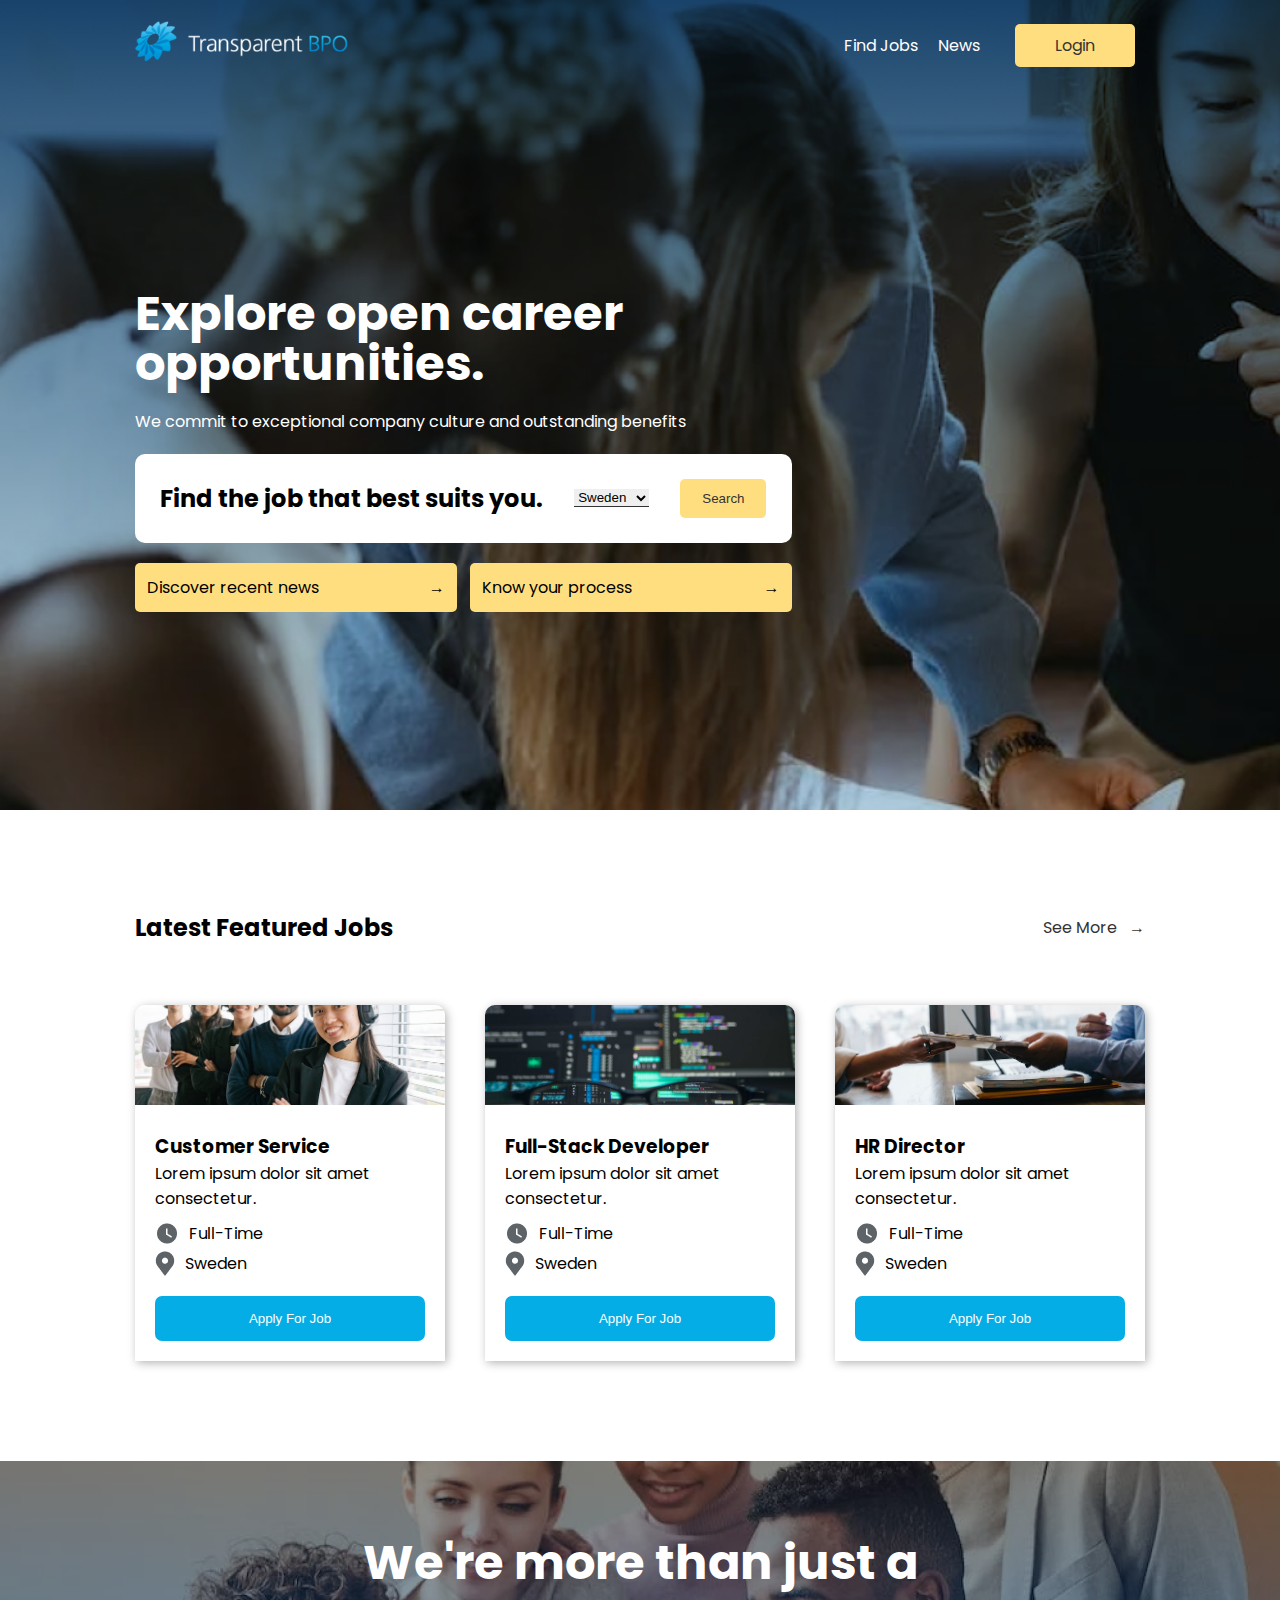
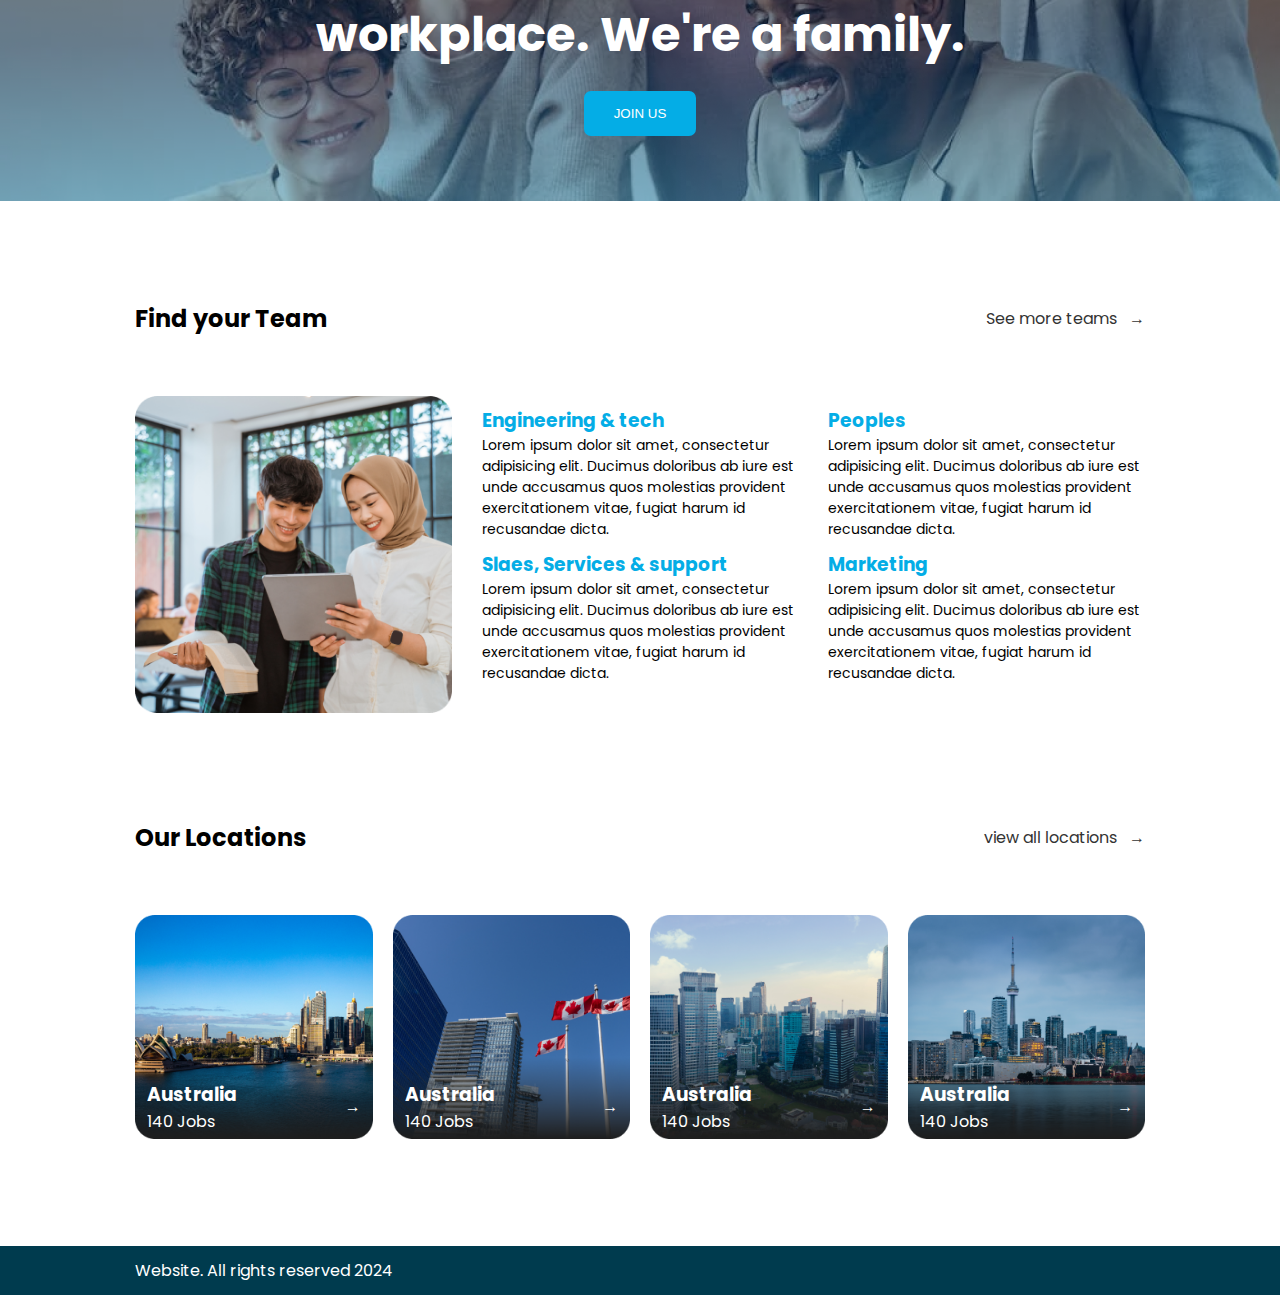
<file: index.html>
<!DOCTYPE html>
<html lang="en">
  <head>
    <meta charset="UTF-8" />
    <meta name="viewport" content="width=device-width, initial-scale=1.0" />
    <title>Home &mdash; Job Portal website</title>
    <link rel="stylesheet" href="./css/styles.css" />
  </head>
  <body>
    <header class="header">
      <nav class="nav">
        <div class="container nav_container">
          <a href="/" class="logo"
            ><img
              src="./images/transparent-bpo-logo 1.png"
              alt=""
              class="logo_img"
          /></a>
          <ul class="nav_list">
            <li class="nav_item"><a href="#" class="nav_link">Find Jobs</a></li>
            <li class="nav_item"><a href="#" class="nav_link">News</a></li>
            <li class="nav_item"><a href="#" class="nav_btn">Login</a></li>
          </ul>
        </div>
      </nav>
      <div class="container">
        <div class="header_container">
          <div class="header_wrapper">
            <h1 class="header_main_title">
              Explore open career opportunities.
            </h1>
            <p class="header_p">
              We commit to exceptional company culture and outstanding benefits
            </p>
            <div class="header_form">
              <h2 class="header_form_title">
                Find the job that best suits you.
              </h2>
              <select name="country" id="" class="header_select">
                <option value="sweden">Sweden</option>
                <option value="norway">Norway</option>
                <option value="denmark">Denmark</option>
              </select>
              <button class="header_btn">Search</button>
            </div>
            <div class="header_tags">
              <div class="header_tag">
                <span>Discover recent news</span>
                <span>&rarr;</span>
              </div>
              <div class="header_tag tag-2">
                <span>Know your process</span>
                <span>&rarr;</span>
              </div>
            </div>
          </div>
        </div>
      </div>
    </header>
    <section class="section">
      <div class="container">
        <div class="section_header">
          <h2 class="section_header_title">Latest Featured Jobs</h2>
          <a href="#" class="section_header_link">See More &nbsp; &rarr;</a>
        </div>
        <div class="features">
          <div class="featured_card">
            <img
              src="./images/customer-service.jpg"
              alt=""
              class="featured_img" />
            <div class="card_body">
              <h3 class="featured_title">Customer Service</h3>
              <p class="featured_p">Lorem ipsum dolor sit amet consectetur.</p>
              <div class="featured_icon_box">
                <img src="./images/clock.png" alt="" class="featured_icon" />
                Full-Time
              </div>
              <div class="featured_icon_box">
                <img src="./images/location.png" alt="" class="featured_icon" />
                Sweden
              </div>
              <button class="featured_btn">Apply For Job</button>
            </div>
          </div>
          <div class="featured_card">
            <img src="./images/programming.jpg" alt="" class="featured_img" />
            <div class="card_body">
              <h3 class="featured_title">Full-Stack Developer</h3>
              <p class="featured_p">Lorem ipsum dolor sit amet consectetur.</p>
              <div class="featured_icon_box">
                <img src="./images/clock.png" alt="" class="featured_icon" />
                Full-Time
              </div>
              <div class="featured_icon_box">
                <img src="./images/location.png" alt="" class="featured_icon" />
                Sweden
              </div>
              <button class="featured_btn">Apply For Job</button>
            </div>
          </div>
          <div class="featured_card">
            <img src="./images/hr.jpg" alt="" class="featured_img" />
            <div class="card_body">
              <h3 class="featured_title">HR Director</h3>
              <p class="featured_p">Lorem ipsum dolor sit amet consectetur.</p>
              <div class="featured_icon_box">
                <img src="./images/clock.png" alt="" class="featured_icon" />
                Full-Time
              </div>
              <div class="featured_icon_box">
                <img src="./images/location.png" alt="" class="featured_icon" />
                Sweden
              </div>
              <button class="featured_btn">Apply For Job</button>
            </div>
          </div>
        </div>
      </div>
    </section>
    <section class="section join_us">
      <div class="container join_container">
        <div class="join_content">
          <h2 class="join_title">
            We're more than just a workplace. We're a family.
          </h2>
          <button class="join_btn">JOIN US</button>
        </div>
      </div>
    </section>
    <section class="section team">
      <div class="container team_container">
        <div class="section_header">
          <h2 class="section_header_title">Find your Team</h2>
          <a href="#" class="section_header_link"
            >See more teams &nbsp; &rarr;</a
          >
        </div>
        <div class="teams">
          <div class="team_col">
            <img src="./images/team.png" alt="" class="team_img" />
          </div>
          <div class="team_col">
            <div class="team_content">
              <h3 class="team_title">Engineering & tech</h3>
              <p class="team_p">
                Lorem ipsum dolor sit amet, consectetur adipisicing elit.
                Ducimus doloribus ab iure est unde accusamus quos molestias
                provident exercitationem vitae, fugiat harum id recusandae
                dicta.
              </p>
            </div>
            <div class="team_content">
              <h3 class="team_title">Slaes, Services & support</h3>
              <p class="team_p">
                Lorem ipsum dolor sit amet, consectetur adipisicing elit.
                Ducimus doloribus ab iure est unde accusamus quos molestias
                provident exercitationem vitae, fugiat harum id recusandae
                dicta.
              </p>
            </div>
          </div>
          <div class="team_col">
            <div class="team_content">
              <h3 class="team_title">Peoples</h3>
              <p class="team_p">
                Lorem ipsum dolor sit amet, consectetur adipisicing elit.
                Ducimus doloribus ab iure est unde accusamus quos molestias
                provident exercitationem vitae, fugiat harum id recusandae
                dicta.
              </p>
            </div>
            <div class="team_content">
              <h3 class="team_title">Marketing</h3>
              <p class="team_p">
                Lorem ipsum dolor sit amet, consectetur adipisicing elit.
                Ducimus doloribus ab iure est unde accusamus quos molestias
                provident exercitationem vitae, fugiat harum id recusandae
                dicta.
              </p>
            </div>
          </div>
        </div>
      </div>
    </section>
    <section class="section countries">
      <div class="container">
        <div class="section_header">
          <h2 class="section_header_title">Our Locations</h2>
          <a href="#" class="section_header_link"
            >view all locations &nbsp; &rarr;</a
          >
        </div>
        <div class="countries_container">
          <div class="country">
            <img src="./images/australia.png" alt="" />
            <div class="country_content">
              <div class="country_details">
                <h3 class="country_name">Australia</h3>
                <p class="country_jobs">140 Jobs</p>
              </div>
              <span>&rarr;</span>
            </div>
          </div>
          <div class="country">
            <img src="./images/canada.png" alt="" />
            <div class="country_content">
              <div class="country_details">
                <h3 class="country_name">Australia</h3>
                <p class="country_jobs">140 Jobs</p>
              </div>
              <span>&rarr;</span>
            </div>
          </div>
          <div class="country">
            <img src="./images/philippines.png" alt="" />
            <div class="country_content">
              <div class="country_details">
                <h3 class="country_name">Australia</h3>
                <p class="country_jobs">140 Jobs</p>
              </div>
              <span>&rarr;</span>
            </div>
          </div>
          <div class="country">
            <img src="./images/New Zealand.png" alt="" />
            <div class="country_content">
              <div class="country_details">
                <h3 class="country_name">Australia</h3>
                <p class="country_jobs">140 Jobs</p>
              </div>
              <span>&rarr;</span>
            </div>
          </div>
        </div>
      </div>
    </section>
    <footer class="footer">
      <div class="container">
        <p class="footer_text">Website. All rights reserved 2024</p>
      </div>
    </footer>
  </body>
</html>
</file>
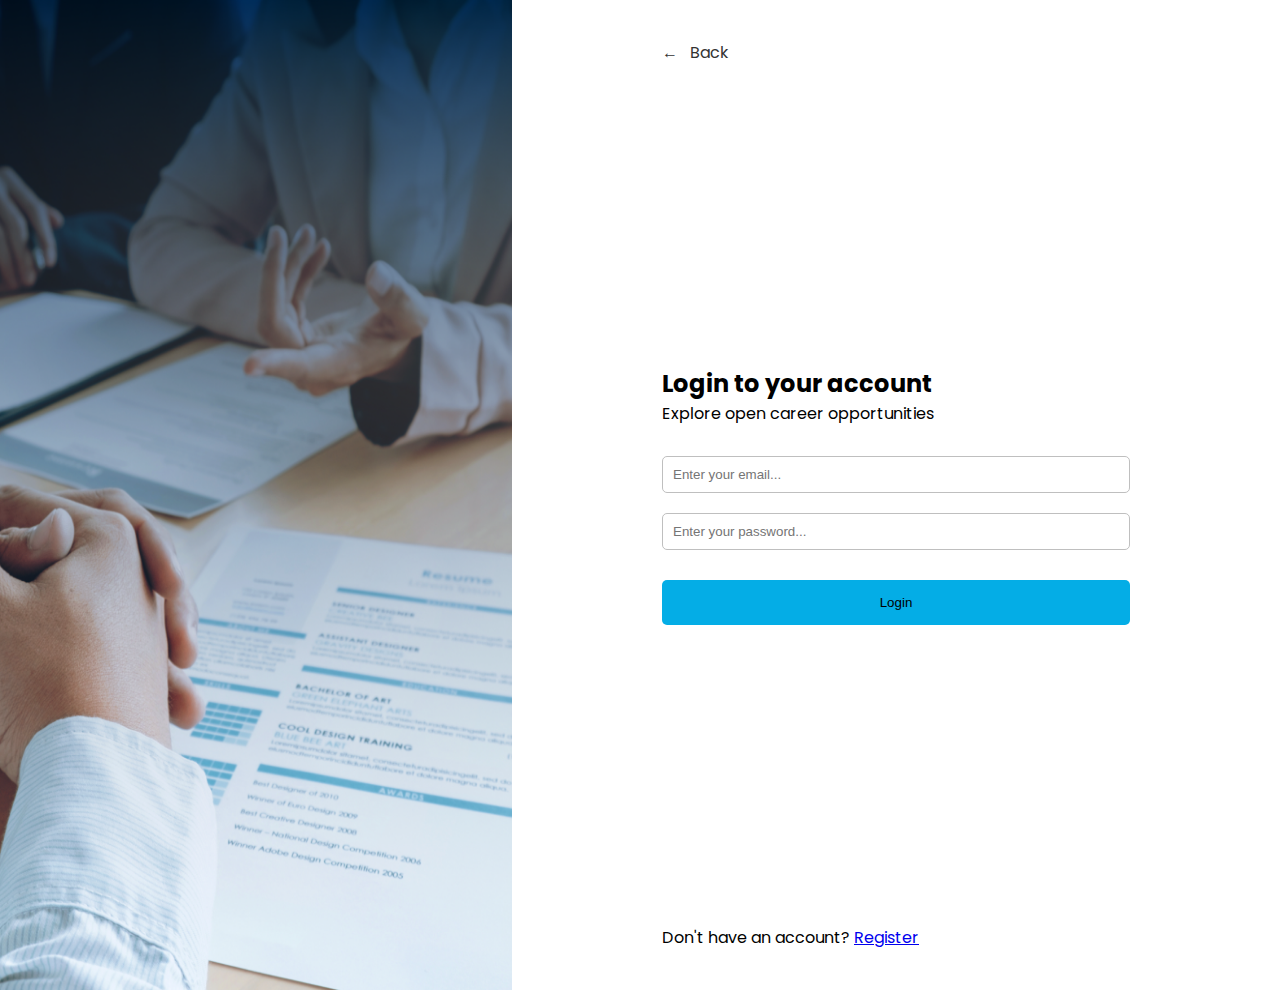
<file: login.html>
<!DOCTYPE html>
<html lang="en">
  <head>
    <meta charset="UTF-8" />
    <meta name="viewport" content="width=device-width, initial-scale=1.0" />
    <title>Login &mdash; Job Portal website</title>
    <link rel="stylesheet" href="./css/styles.css" />
  </head>
  <body>
    <div class="auth">
      <div class="auth_img">
        <img src="./images/auth.png" alt="" />
      </div>
      <div class="auth_form">
        <div class="form_back">
          <a href="/"> <p class="form_back_p">&larr; &nbsp; Back</p></a>
        </div>
        <div class="form">
          <h2 class="form_title">Login to your account</h2>
          <p class="form_p">Explore open career opportunities</p>
          <form action="#">
            <div class="form_group">
              <input
                type="text"
                class="form_input"
                placeholder="Enter your email..." />
            </div>
            <div class="form_group">
              <input
                type="text"
                class="form_input"
                placeholder="Enter your password..." />
            </div>
            <div class="form_group">
              <button class="form_btn">Login</button>
            </div>
          </form>
        </div>
        <div class="form_option">
          <p class="form_optopn_p">
            Don't have an account? <a href="/register.html">Register</a>
          </p>
        </div>
      </div>
    </div>
  </body>
</html>
</file>
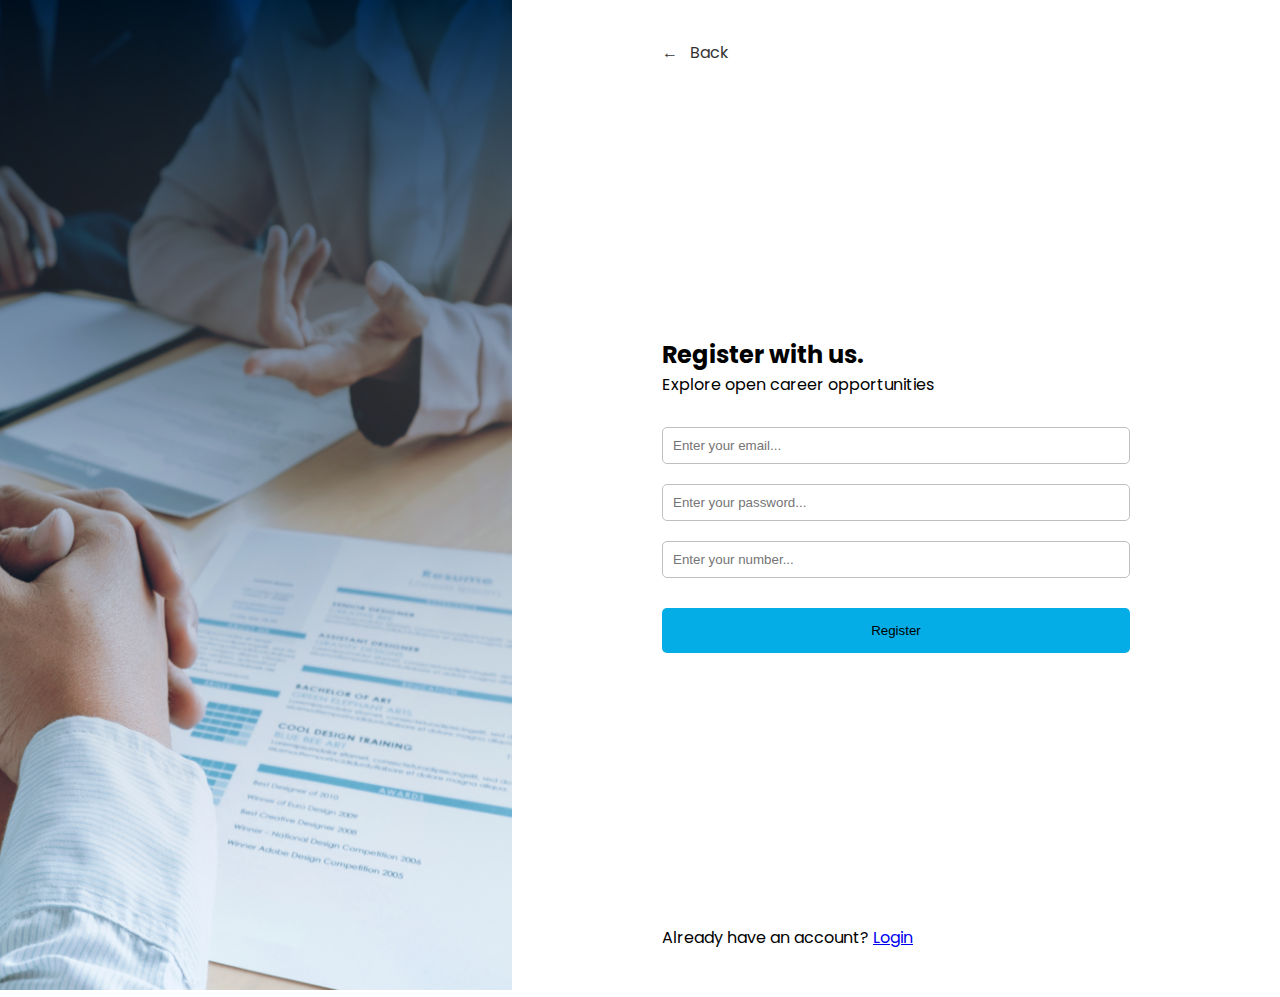
<file: register.html>
<!DOCTYPE html>
<html lang="en">
  <head>
    <meta charset="UTF-8" />
    <meta name="viewport" content="width=device-width, initial-scale=1.0" />
    <title>Register &mdash; Job Portal website</title>
    <link rel="stylesheet" href="./css/styles.css" />
  </head>
  <body>
    <div class="auth">
      <div class="auth_img">
        <img src="./images/auth.png" alt="" />
      </div>
      <div class="auth_form">
        <div class="form_back">
          <a href="/"> <p class="form_back_p">&larr; &nbsp; Back</p></a>
        </div>
        <div class="form">
          <h2 class="form_title">Register with us.</h2>
          <p class="form_p">Explore open career opportunities</p>
          <form action="#">
            <div class="form_group">
              <input
                type="text"
                class="form_input"
                placeholder="Enter your email..." />
            </div>
            <div class="form_group">
              <input
                type="text"
                class="form_input"
                placeholder="Enter your password..." />
            </div>
            <div class="form_group">
              <input
                type="text"
                class="form_input"
                placeholder="Enter your number..." />
            </div>
            <div class="form_group">
              <button class="form_btn">Register</button>
            </div>
          </form>
        </div>
        <div class="form_option">
          <p class="form_optopn_p">
            Already have an account? <a href="/login.html">Login</a>
          </p>
        </div>
      </div>
    </div>
  </body>
</html>
</file>
<file: css/styles.css>
@import url("https://fonts.googleapis.com/css2?family=Kalnia:wght@400;500;600;700&family=Poppins:wght@200;300;400;500;600;700;800;900&display=swap");

* {
  margin: 0px;
  padding: 0px;
  box-sizing: border-box;
}

html {
  font-size: 10px;
}
body {
  font-size: 1.6rem;
  font-family: "Poppins", sans-serif;
}
.container {
  max-width: 104rem;
  margin: 0 auto;
  padding: 0rem 1.5rem;
}
.section {
  margin-top: 10rem;
}

/* header */
.header {
  width: 100%;
  height: 90vh;
  background-image: url(../images/Main\ Hero.png);
  background-size: cover;
}
.nav {
  width: 100%;
  height: 9rem;
}
.nav_container {
  width: 100%;
  height: 100%;
  display: flex;
  align-items: center;
  justify-content: space-between;
}
.logo_img {
  max-width: 80%;
}
.nav_list {
  display: flex;
  align-items: center;
  list-style: none;
}
.nav_item {
  margin: 0rem 1rem;
}
.nav_link {
  text-decoration: none;
  color: #fff;
}
.nav_btn {
  margin-left: 1.5rem;
  padding: 1rem 4rem;
  background-color: #ffde7f;
  color: #333;
  text-decoration: none;
  border-radius: 5px;
}
.header_container {
  width: 65%;
  height: calc(90vh - 9rem);
  display: flex;
  align-items: center;
}
.header_main_title {
  font-size: 4.8rem;
  line-height: 5rem;
  color: #fff;
}
.header_p {
  color: #fff;
  margin: 2rem 0rem;
}
.header_form {
  width: 100%;
  background-color: #fff;
  padding: 2.5rem;
  display: flex;
  align-items: center;
  border-radius: 1rem;
  justify-content: space-between;
}
.header_select {
  border: none;
  outline: none;
  border-bottom: 1px solid #333;
}
.header_btn {
  padding: 1.2rem 2.2rem;
  background-color: #ffde7f;
  color: #333;
  text-decoration: none;
  border-radius: 5px;
  border: none;
  outline: none;
  cursor: pointer;
}

.header_tags {
  margin-top: 2rem;
  display: flex;
  align-items: center;
  justify-content: space-between;
}

.header_tag {
  padding: 1.2rem;
  width: 49%;
  background-color: #ffde7f;
  border-radius: 5px;
  display: flex;
  align-items: center;
  justify-content: space-between;
}
.tag-2 {
  margin-left: 1;
}

/* featured jobs */
.section_header {
  width: 100%;
  display: flex;
  justify-content: space-between;
  align-items: center;
}
.section_header_link {
  color: #333;
  text-decoration: none;
}
.features {
  margin-top: 6rem;
  width: 100%;
  display: grid;
  grid-template-columns: repeat(auto-fit, minmax(25rem, 1fr));
  grid-gap: 4rem;
}
.featured_card {
  box-shadow: 2px 2px 10px rgba(0, 0, 0, 0.3);
  border-top-right-radius: 1rem;
  border-top-left-radius: 1rem;
}
.featured_img {
  width: 100%;
  height: 10rem;
  object-fit: cover;
  border-top-right-radius: 1rem;
  border-top-left-radius: 1rem;
}
.card_body {
  padding: 2rem;
}
.featured_p {
  margin-bottom: 1rem;
}
.featured_icon_box {
  margin-top: 0.5rem;
  display: flex;
  align-items: center;
}
.featured_icon {
  margin-right: 1rem;
}
.featured_btn {
  margin-top: 2rem;
  width: 100%;
  padding: 1.5rem;
  border: none;
  outline: none;
  background-color: #04ade6;
  color: #fff;
  border-radius: 0.7rem;
  cursor: pointer;
}

/* join_us */
.join_us {
  width: 100%;
  height: 34rem;
  background-image: url(../images/join-bg.png);
}
.join_container {
  width: 100%;
  height: 100%;
  display: flex;
  align-items: center;
}
.join_content {
  width: 70%;
  margin: 0 auto;
  text-align: center;
}
.join_title {
  font-size: 4.8rem;
  color: #fff;
}
.join_btn {
  margin-top: 2rem;
  padding: 1.5rem 3rem;
  border: none;
  outline: none;
  background-color: #04ade6;
  color: #fff;
  border-radius: 0.7rem;
  cursor: pointer;
}
/* teams */
.teams {
  margin-top: 6rem;
  width: 100%;
  display: grid;
  grid-template-columns: repeat(auto-fit, minmax(24rem, 1fr));
  grid-gap: 3rem;
}
.team_img {
  width: 100%;
}
.team_p {
  font-size: 1.4rem;
}
.team_content {
  margin-top: 1rem;
}
.team_title {
  color: #04ade6;
}
/* countries */
.countries_container {
  margin-top: 6rem;
  width: 100%;
  display: grid;
  grid-template-columns: repeat(auto-fit, minmax(22rem, 1fr));
  grid-gap: 2rem;
}
.country > img {
  width: 100%;
}
.country {
  position: relative;
}
.country_content {
  width: 90%;
  position: absolute;
  left: 1.2rem;
  bottom: 1.2rem;
  z-index: 99;
  color: #fff;
  display: flex;
  align-items: center;
  justify-content: space-between;
}

/* footer */
.footer {
  margin-top: 10rem;
  width: 100%;
  background-color: #003b4e;
}
.footer_text {
  padding: 1.2rem 0rem;
  color: #fff;
}

/* auth */
.auth {
  width: 100%;
  height: 110vh;
  display: flex;
}
.auth_img {
  width: 40%;
  height: 100%;
}
.auth_img > img {
  width: 100%;
  height: 100%;
}
.auth_form {
  width: 60%;
  padding: 4rem 15rem;
  display: flex;
  flex-direction: column;
  justify-content: space-between;
}
.form_back > a {
  text-decoration: none;
  color: #333;
}
form {
  margin-top: 1rem;
  width: 100%;
}
.form_group {
  width: 100%;
}
.form_input {
  padding: 1rem;
  width: 100%;
  margin-top: 2rem;
  border: 1px solid #bfbfbf;
  outline: none;
  border-radius: 5px;
}
.form_btn {
  margin-top: 3rem;
  padding: 1.5rem 2.4rem;
  background-color: #04ade6;
  width: 100%;
  border: none;
  outline: none;
  border-radius: 5px;
}
</file>
